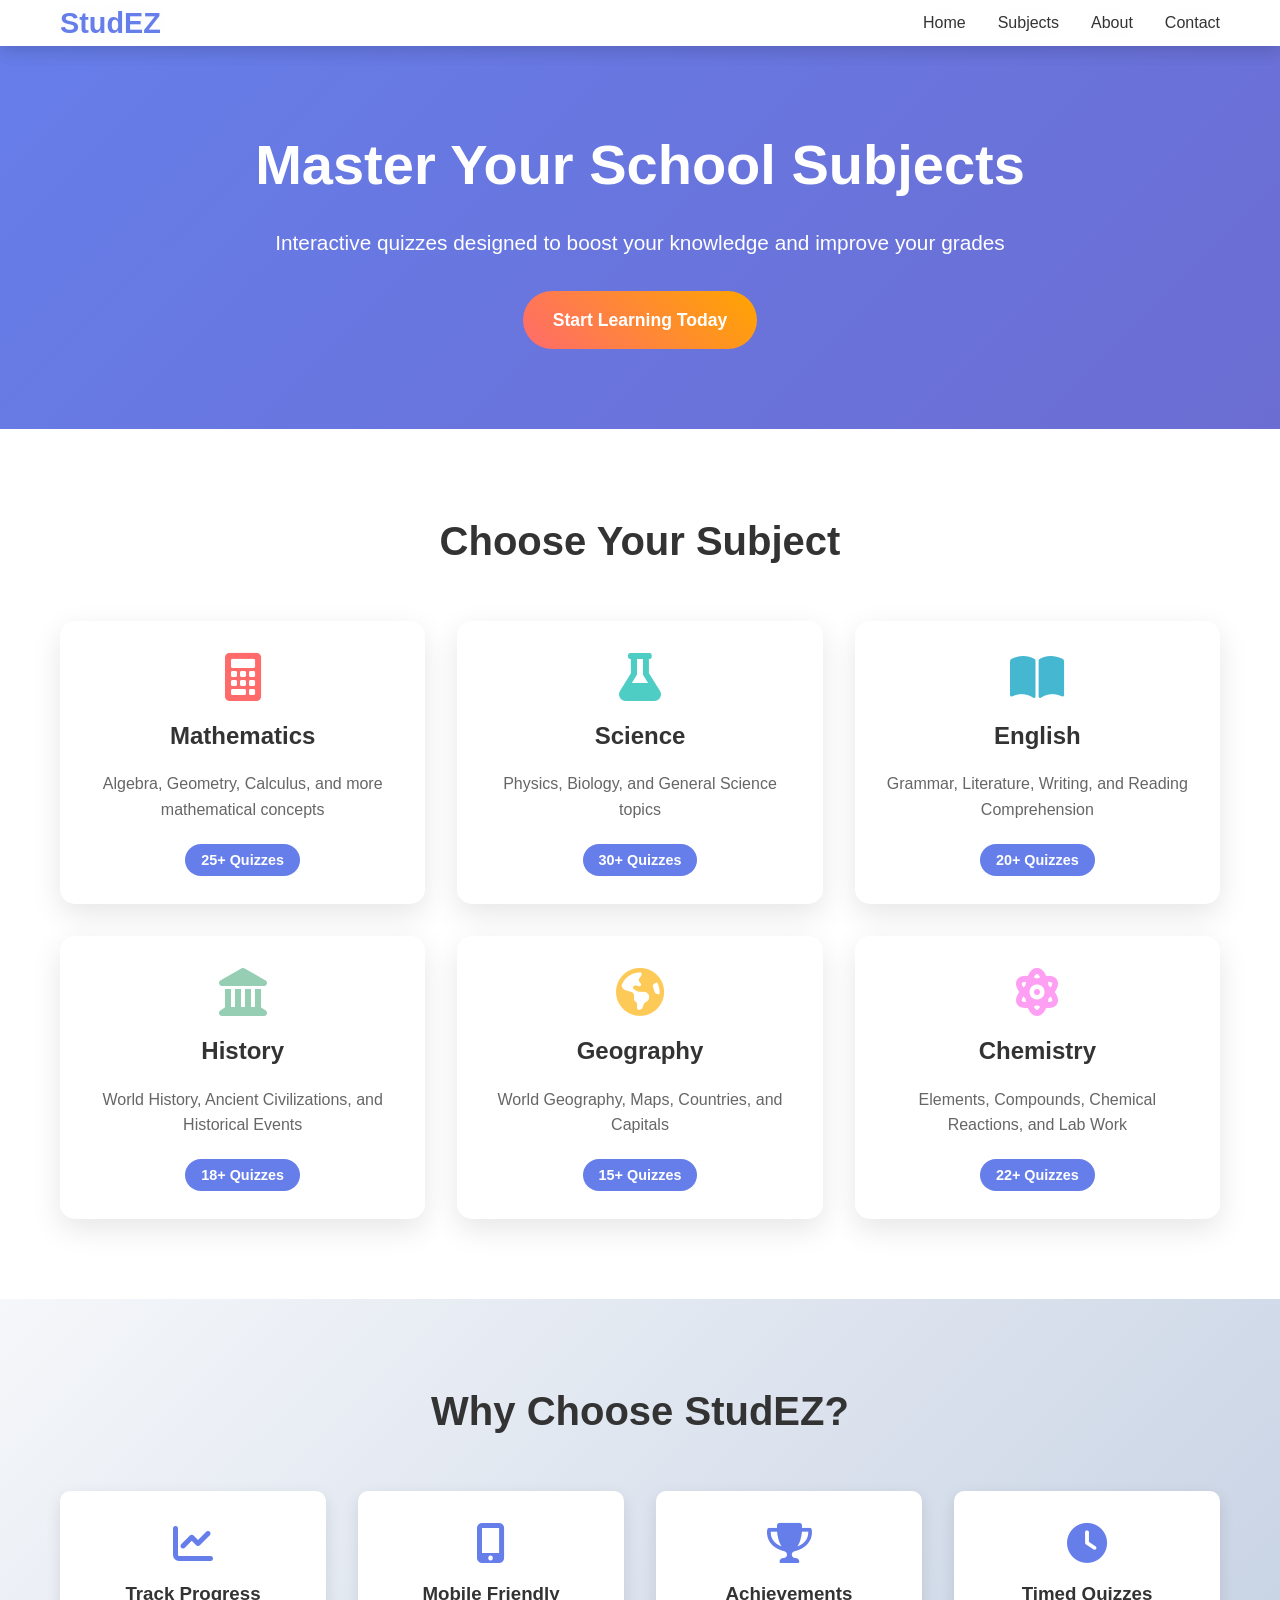
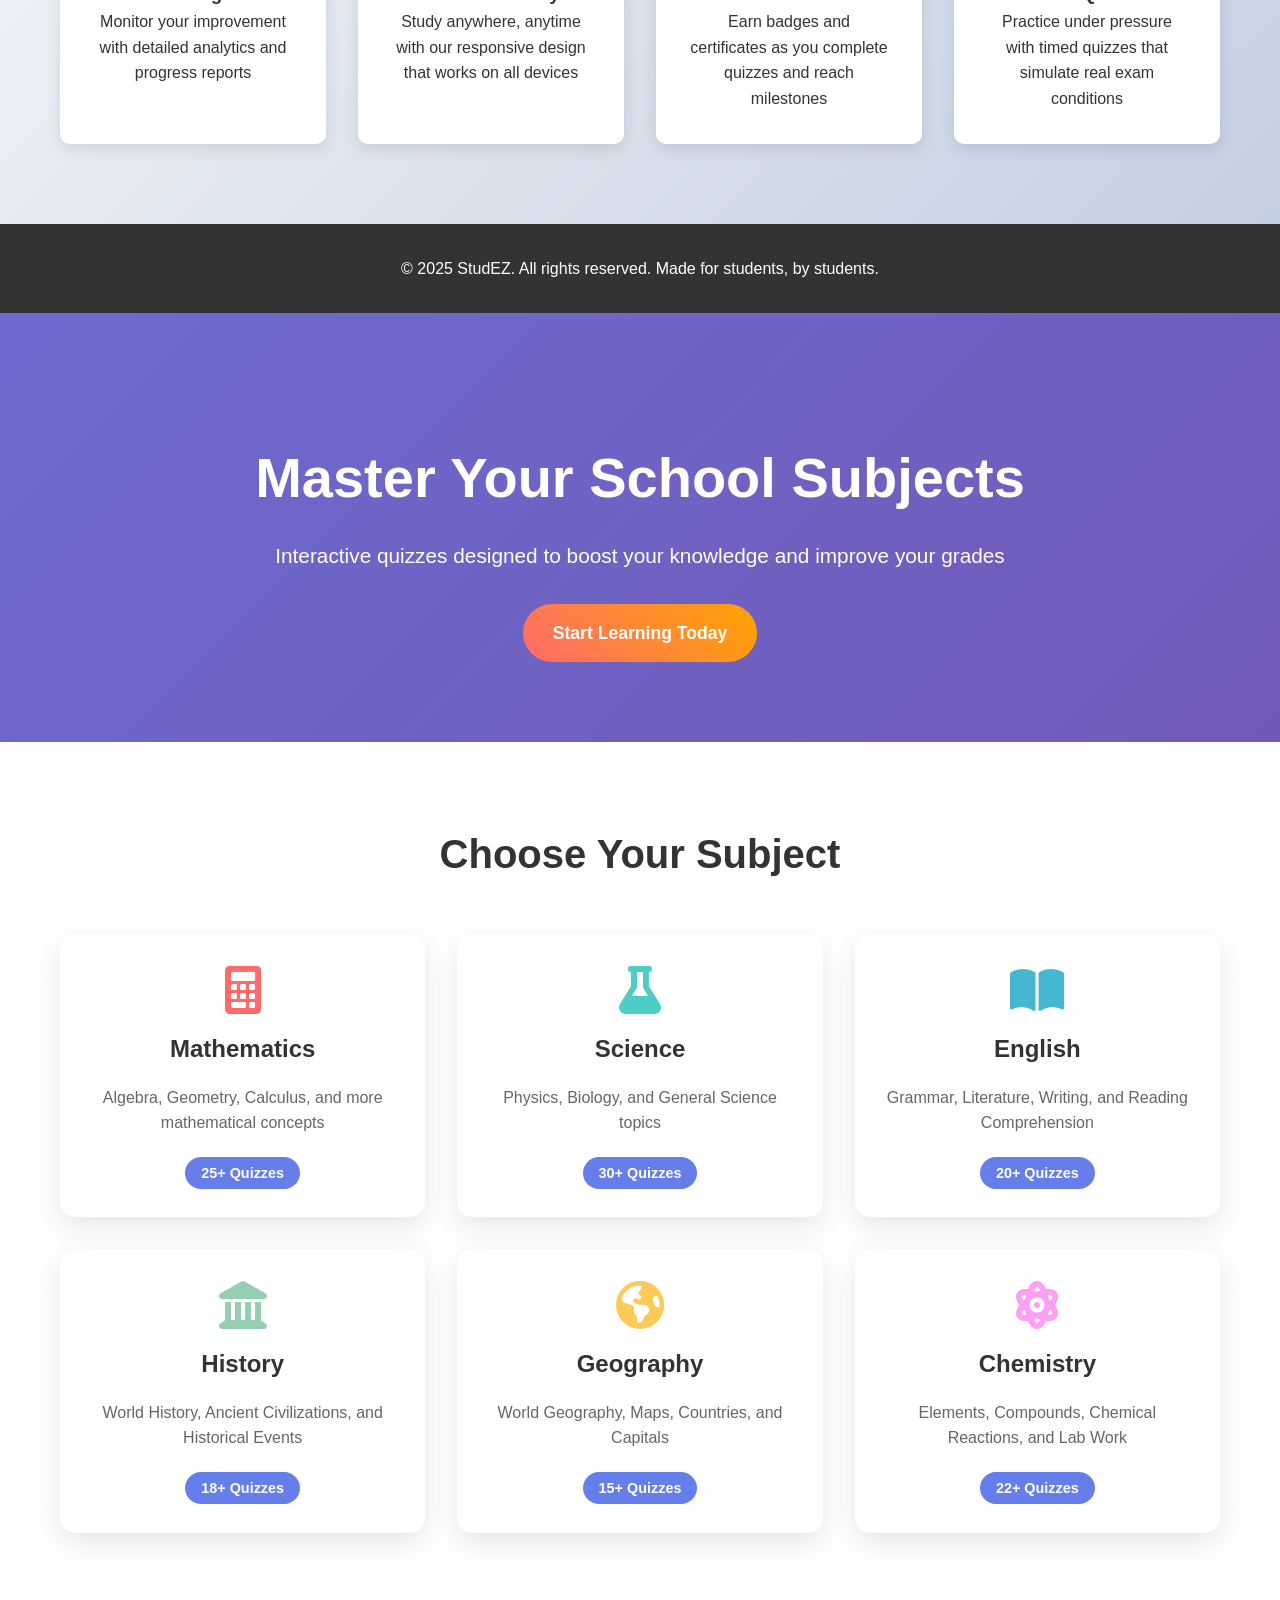
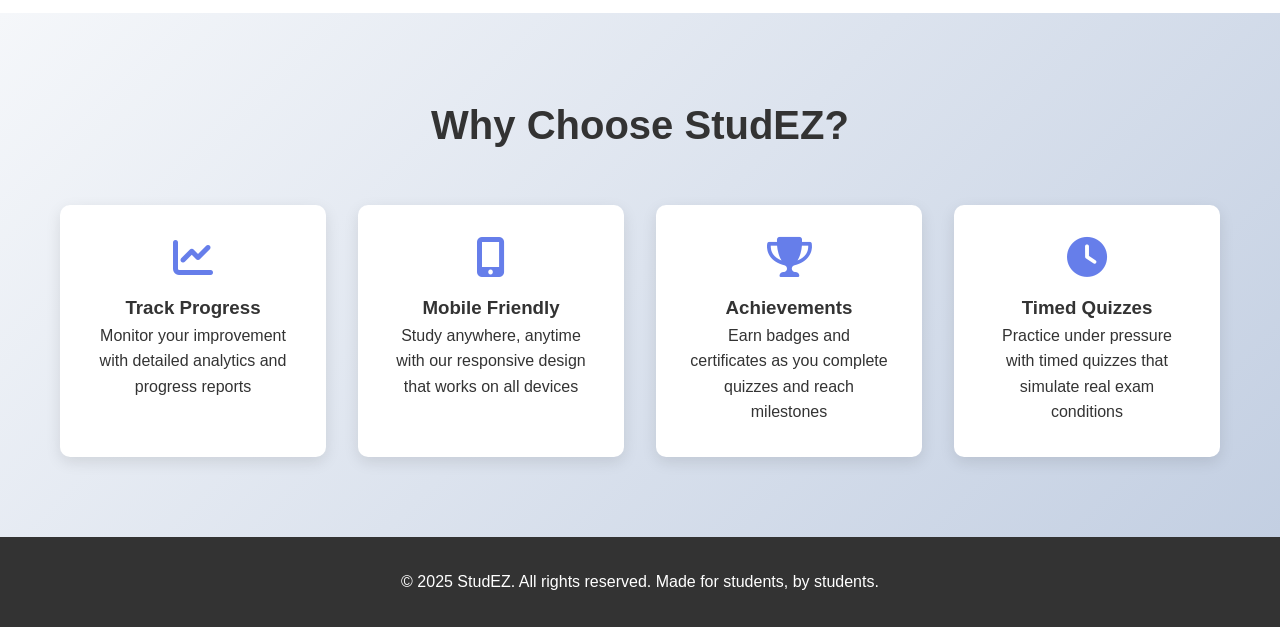
<file: index.html>
<!DOCTYPE html>
<html lang="en">
<head>
    <meta charset="UTF-8">
    <meta name="viewport" content="width=device-width, initial-scale=1.0">
    <title>StudEZ - Master Your School Subjects</title>
    <meta name="description" content="Interactive quizzes for all school subjects. Test your knowledge and improve your grades with StudEZ.">
    <link href="https://cdnjs.cloudflare.com/ajax/libs/font-awesome/6.0.0/css/all.min.css" rel="stylesheet">
    <link rel="stylesheet" href="style.css">
</head>
<body>
    <!-- Header -->
    <header>
        <nav class="container">
            <a href="#" class="logo">StudEZ</a>
            <ul class="nav-links">
                <li><a href="#home">Home</a></li>
                <li><a href="#subjects">Subjects</a></li>
                <li><a href="#about">About</a></li>
                <li><a href="#contact">Contact</a></li>
            </ul>
        </nav>
    </header>

    <!-- Hero Section -->
    <section class="hero" id="home">
        <div class="container">
            <h1>Master Your School Subjects</h1>
            <p>Interactive quizzes designed to boost your knowledge and improve your grades</p>
            <a href="#subjects" class="cta-button">Start Learning Today</a>
        </div>
    </section>

    <!-- Subjects Section -->
    <section class="subjects-section" id="subjects">
        <div class="container">
            <h2 class="section-title">Choose Your Subject</h2>
            <div class="subjects-grid">
                <div class="subject-card math" onclick="selectSubject('mathematics')">
                    <i class="fas fa-calculator subject-icon"></i>
                    <h3>Mathematics</h3>
                    <p>Algebra, Geometry, Calculus, and more mathematical concepts</p>
                    <span class="quiz-count">25+ Quizzes</span>
                </div>

                <div class="subject-card science" onclick="selectSubject('science')">
                    <i class="fas fa-flask subject-icon"></i>
                    <h3>Science</h3>
                    <p>Physics, Biology, and General Science topics</p>
                    <span class="quiz-count">30+ Quizzes</span>
                </div>

                <div class="subject-card english" onclick="selectSubject('english')">
                    <i class="fas fa-book-open subject-icon"></i>
                    <h3>English</h3>
                    <p>Grammar, Literature, Writing, and Reading Comprehension</p>
                    <span class="quiz-count">20+ Quizzes</span>
                </div>

                <div class="subject-card history" onclick="selectSubject('history')">
                    <i class="fas fa-landmark subject-icon"></i>
                    <h3>History</h3>
                    <p>World History, Ancient Civilizations, and Historical Events</p>
                    <span class="quiz-count">18+ Quizzes</span>
                </div>

                <div class="subject-card geography" onclick="selectSubject('geography')">
                    <i class="fas fa-globe-americas subject-icon"></i>
                    <h3>Geography</h3>
                    <p>World Geography, Maps, Countries, and Capitals</p>
                    <span class="quiz-count">15+ Quizzes</span>
                </div>

                <div class="subject-card chemistry" onclick="selectSubject('chemistry')">
                    <i class="fas fa-atom subject-icon"></i>
                    <h3>Chemistry</h3>
                    <p>Elements, Compounds, Chemical Reactions, and Lab Work</p>
                    <span class="quiz-count">22+ Quizzes</span>
                </div>
            </div>
        </div>
    </section>

    <!-- Features Section -->
    <section class="features-section">
        <div class="container">
            <h2 class="section-title">Why Choose StudEZ?</h2>
            <div class="features-grid">
                <div class="feature-card">
                    <i class="fas fa-chart-line feature-icon"></i>
                    <h3>Track Progress</h3>
                    <p>Monitor your improvement with detailed analytics and progress reports</p>
                </div>

                <div class="feature-card">
                    <i class="fas fa-mobile-alt feature-icon"></i>
                    <h3>Mobile Friendly</h3>
                    <p>Study anywhere, anytime with our responsive design that works on all devices</p>
                </div>

                <div class="feature-card">
                    <i class="fas fa-trophy feature-icon"></i>
                    <h3>Achievements</h3>
                    <p>Earn badges and certificates as you complete quizzes and reach milestones</p>
                </div>

                <div class="feature-card">
                    <i class="fas fa-clock feature-icon"></i>
                    <h3>Timed Quizzes</h3>
                    <p>Practice under pressure with timed quizzes that simulate real exam conditions</p>
                </div>
            </div>
        </div>
    </section>

    <!-- Footer -->
    <footer>
        <div class="container">
            <p>&copy; 2025 StudEZ. All rights reserved. Made for students, by students.</p>
        </div>
    </footer>

    <script src="script.js"></script>
</body>
</html>
<body>
    <!-- Header -->
    <header>
        <nav class="container">
            <a href="#" class="logo">StudEZ</a>
            <ul class="nav-links">
                <li><a href="#home">Home</a></li>
                <li><a href="#subjects">Subjects</a></li>
                <li><a href="#about">About</a></li>
                <li><a href="#contact">Contact</a></li>
            </ul>
        </nav>
    </header>

    <!-- Hero Section -->
    <section class="hero" id="home">
        <div class="container">
            <h1>Master Your School Subjects</h1>
            <p>Interactive quizzes designed to boost your knowledge and improve your grades</p>
            <a href="#subjects" class="cta-button">Start Learning Today</a>
        </div>
    </section>

    <!-- Subjects Section -->
    <section class="subjects-section" id="subjects">
        <div class="container">
            <h2 class="section-title">Choose Your Subject</h2>
            <div class="subjects-grid">
                <div class="subject-card math" onclick="selectSubject('mathematics')">
                    <i class="fas fa-calculator subject-icon"></i>
                    <h3>Mathematics</h3>
                    <p>Algebra, Geometry, Calculus, and more mathematical concepts</p>
                    <span class="quiz-count">25+ Quizzes</span>
                </div>

                <div class="subject-card science" onclick="selectSubject('science')">
                    <i class="fas fa-flask subject-icon"></i>
                    <h3>Science</h3>
                    <p>Physics, Biology, and General Science topics</p>
                    <span class="quiz-count">30+ Quizzes</span>
                </div>

                <div class="subject-card english" onclick="selectSubject('english')">
                    <i class="fas fa-book-open subject-icon"></i>
                    <h3>English</h3>
                    <p>Grammar, Literature, Writing, and Reading Comprehension</p>
                    <span class="quiz-count">20+ Quizzes</span>
                </div>

                <div class="subject-card history" onclick="selectSubject('history')">
                    <i class="fas fa-landmark subject-icon"></i>
                    <h3>History</h3>
                    <p>World History, Ancient Civilizations, and Historical Events</p>
                    <span class="quiz-count">18+ Quizzes</span>
                </div>

                <div class="subject-card geography" onclick="selectSubject('geography')">
                    <i class="fas fa-globe-americas subject-icon"></i>
                    <h3>Geography</h3>
                    <p>World Geography, Maps, Countries, and Capitals</p>
                    <span class="quiz-count">15+ Quizzes</span>
                </div>

                <div class="subject-card chemistry" onclick="selectSubject('chemistry')">
                    <i class="fas fa-atom subject-icon"></i>
                    <h3>Chemistry</h3>
                    <p>Elements, Compounds, Chemical Reactions, and Lab Work</p>
                    <span class="quiz-count">22+ Quizzes</span>
                </div>
            </div>
        </div>
    </section>

    <!-- Features Section -->
    <section class="features-section">
        <div class="container">
            <h2 class="section-title">Why Choose StudEZ?</h2>
            <div class="features-grid">
                <div class="feature-card">
                    <i class="fas fa-chart-line feature-icon"></i>
                    <h3>Track Progress</h3>
                    <p>Monitor your improvement with detailed analytics and progress reports</p>
                </div>

                <div class="feature-card">
                    <i class="fas fa-mobile-alt feature-icon"></i>
                    <h3>Mobile Friendly</h3>
                    <p>Study anywhere, anytime with our responsive design that works on all devices</p>
                </div>

                <div class="feature-card">
                    <i class="fas fa-trophy feature-icon"></i>
                    <h3>Achievements</h3>
                    <p>Earn badges and certificates as you complete quizzes and reach milestones</p>
                </div>

                <div class="feature-card">
                    <i class="fas fa-clock feature-icon"></i>
                    <h3>Timed Quizzes</h3>
                    <p>Practice under pressure with timed quizzes that simulate real exam conditions</p>
                </div>
            </div>
        </div>
    </section>

    <!-- Footer -->
    <footer>
        <div class="container">
            <p>&copy; 2025 StudEZ. All rights reserved. Made for students, by students.</p>
        </div>
    </footer>

    <script src="script.js"></script>
</body>
</html>
</file>
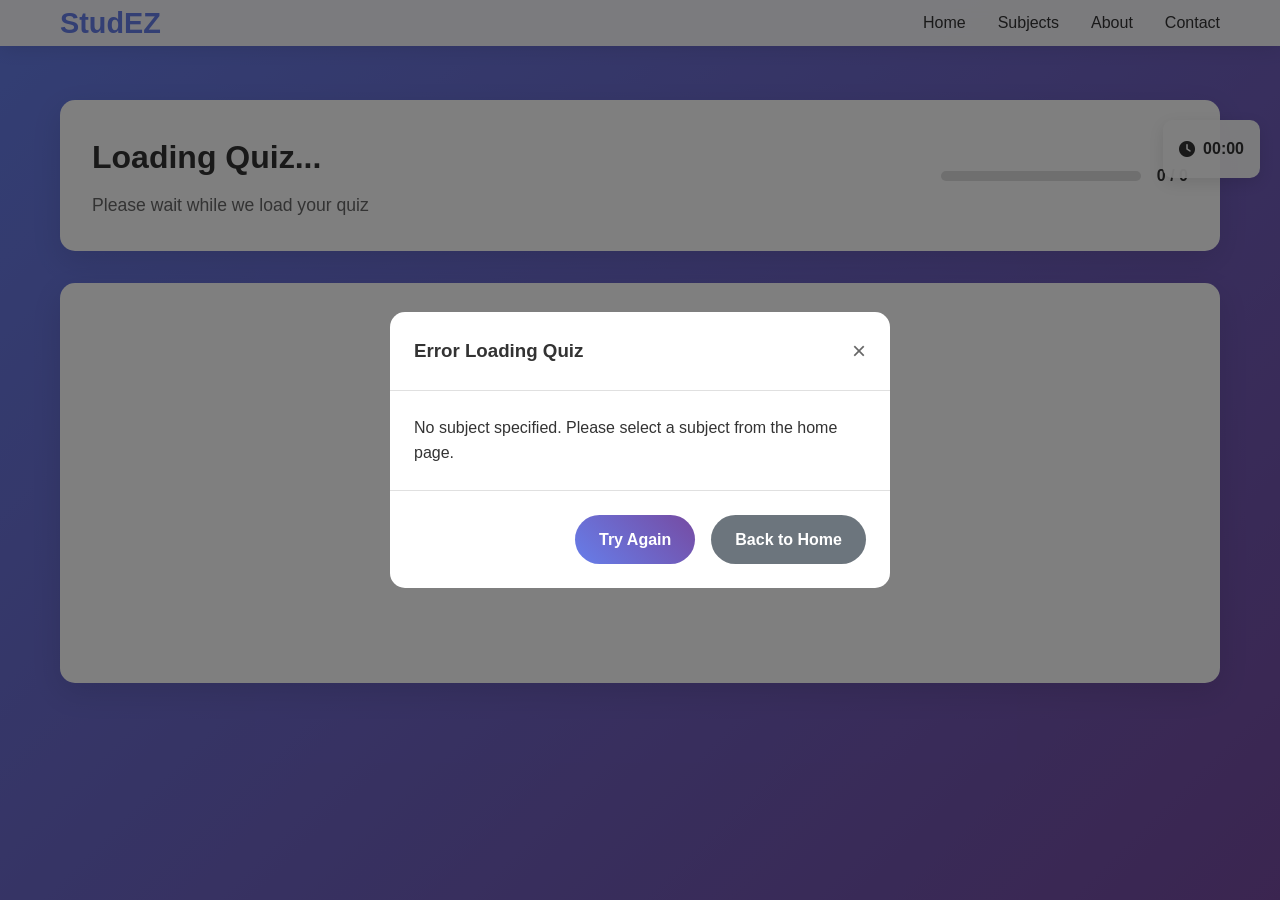
<file: quiz.html>
<!DOCTYPE html>
<html lang="en">
<head>
    <meta charset="UTF-8">
    <meta name="viewport" content="width=device-width, initial-scale=1.0">
    <title>StudEZ Quiz</title>
    <meta name="description" content="Interactive quiz interface for StudEZ learning platform">
    <link href="https://cdnjs.cloudflare.com/ajax/libs/font-awesome/6.0.0/css/all.min.css" rel="stylesheet">
    <link rel="stylesheet" href="style.css">
    <link rel="stylesheet" href="quiz.css">
</head>
<body>
    <!-- Header -->
    <header>
        <nav class="container">
            <a href="index.html" class="logo">StudEZ</a>
            <ul class="nav-links">
                <li><a href="index.html">Home</a></li>
                <li><a href="index.html#subjects">Subjects</a></li>
                <li><a href="#about">About</a></li>
                <li><a href="#contact">Contact</a></li>
            </ul>
        </nav>
    </header>

    <!-- Quiz Container -->
    <main class="quiz-main">
        <div class="container">
            <!-- Quiz Header -->
            <div class="quiz-header">
                <div class="quiz-info">
                    <h1 id="quiz-title">Loading Quiz...</h1>
                    <p id="quiz-description">Please wait while we load your quiz</p>
                </div>
                <div class="quiz-progress">
                    <div class="progress-bar">
                        <div class="progress-fill" id="progress-fill"></div>
                    </div>
                    <span class="progress-text" id="progress-text">0 / 0</span>
                </div>
            </div>

            <!-- Quiz Content -->
            <div class="quiz-content" id="quiz-content">
                <!-- Loading State -->
                <div class="loading-state" id="loading-state">
                    <i class="fas fa-spinner fa-spin loading-icon"></i>
                    <p>Loading your quiz...</p>
                </div>

                <!-- Question Container -->
                <div class="question-container" id="question-container" style="display: none;">
                    <div class="question-header">
                        <span class="question-number" id="question-number">Question 1</span>
                        <span class="difficulty-badge" id="difficulty-badge">Easy</span>
                    </div>
                    <h2 class="question-text" id="question-text">Question will appear here</h2>
                    <div class="options-container" id="options-container">
                        <!-- Options will be dynamically generated -->
                    </div>
                    <div class="question-actions">
                        <button class="btn btn-secondary" id="prev-btn" onclick="previousQuestion()" disabled>
                            <i class="fas fa-arrow-left"></i> Previous
                        </button>
                        <button class="btn btn-primary" id="next-btn" onclick="nextQuestion()" disabled>
                            Next <i class="fas fa-arrow-right"></i>
                        </button>
                    </div>
                </div>

                <!-- Results Container -->
                <div class="results-container" id="results-container" style="display: none;">
                    <div class="results-header">
                        <i class="fas fa-trophy results-icon"></i>
                        <h2>Quiz Complete!</h2>
                    </div>
                    <div class="score-display">
                        <div class="score-circle">
                            <span class="score-number" id="final-score">0</span>
                            <span class="score-total" id="score-total">/ 0</span>
                        </div>
                        <div class="score-percentage" id="score-percentage">0%</div>
                    </div>
                    <div class="results-details">
                        <div class="result-item">
                            <i class="fas fa-check-circle correct-icon"></i>
                            <span>Correct: <span id="correct-count">0</span></span>
                        </div>
                        <div class="result-item">
                            <i class="fas fa-times-circle incorrect-icon"></i>
                            <span>Incorrect: <span id="incorrect-count">0</span></span>
                        </div>
                        <div class="result-item">
                            <i class="fas fa-clock time-icon"></i>
                            <span>Time: <span id="total-time">0:00</span></span>
                        </div>
                    </div>
                    <div class="results-actions">
                        <button class="btn btn-primary" onclick="reviewAnswers()">
                            <i class="fas fa-eye"></i> Review Answers
                        </button>
                        <button class="btn btn-secondary" onclick="retakeQuiz()">
                            <i class="fas fa-redo"></i> Retake Quiz
                        </button>
                        <a href="index.html" class="btn btn-outline">
                            <i class="fas fa-home"></i> Back to Home
                        </a>
                    </div>
                </div>

                <!-- Review Container -->
                <div class="review-container" id="review-container" style="display: none;">
                    <div class="review-header">
                        <h2>Review Your Answers</h2>
                        <button class="btn btn-secondary" onclick="showResults()">
                            <i class="fas fa-arrow-left"></i> Back to Results
                        </button>
                    </div>
                    <div class="review-questions" id="review-questions">
                        <!-- Review questions will be generated here -->
                    </div>
                </div>
            </div>
        </div>
    </main>

    <!-- Timer Display -->
    <div class="timer-display" id="timer-display">
        <i class="fas fa-clock"></i>
        <span id="timer-text">00:00</span>
    </div>

    <!-- Error Modal -->
    <div class="modal" id="error-modal" style="display: none;">
        <div class="modal-content">
            <div class="modal-header">
                <h3>Error Loading Quiz</h3>
                <button class="modal-close" onclick="closeErrorModal()">&times;</button>
            </div>
            <div class="modal-body">
                <p id="error-message">There was an error loading the quiz. Please try again.</p>
            </div>
            <div class="modal-footer">
                <button class="btn btn-primary" onclick="retryLoadQuiz()">Try Again</button>
                <a href="index.html" class="btn btn-secondary">Back to Home</a>
            </div>
        </div>
    </div>

    <script src="quiz.js"></script>
</body>
</html>
</file>
<file: style.css>
* {
    margin: 0;
    padding: 0;
    box-sizing: border-box;
}

body {
    font-family: 'Segoe UI', Tahoma, Geneva, Verdana, sans-serif;
    line-height: 1.6;
    color: #333;
    background: linear-gradient(135deg, #667eea 0%, #764ba2 100%);
    min-height: 100vh;
}

.container {
    max-width: 1200px;
    margin: 0 auto;
    padding: 0 20px;
}

/* Header */
header {
    background: rgba(255, 255, 255, 0.95);
    backdrop-filter: blur(10px);
    box-shadow: 0 2px 20px rgba(0, 0, 0, 0.1);
    position: fixed;
    width: 100%;
    top: 0;
    z-index: 1000;
}

nav {
    display: flex;
    justify-content: space-between;
    align-items: center;
    padding: 1rem 0;
}

.logo {
    font-size: 1.8rem;
    font-weight: bold;
    color: #667eea;
    text-decoration: none;
}

.nav-links {
    display: flex;
    list-style: none;
    gap: 2rem;
}

.nav-links a {
    text-decoration: none;
    color: #333;
    font-weight: 500;
    transition: color 0.3s ease;
}

.nav-links a:hover {
    color: #667eea;
}

/* Hero Section */
.hero {
    text-align: center;
    padding: 120px 0 80px;
    color: white;
}

.hero h1 {
    font-size: 3.5rem;
    margin-bottom: 1rem;
    opacity: 0;
    animation: fadeInUp 1s ease forwards;
}

.hero p {
    font-size: 1.3rem;
    margin-bottom: 2rem;
    opacity: 0;
    animation: fadeInUp 1s ease 0.3s forwards;
}

.cta-button {
    display: inline-block;
    background: linear-gradient(45deg, #ff6b6b, #ffa500);
    color: white;
    padding: 15px 30px;
    text-decoration: none;
    border-radius: 50px;
    font-weight: bold;
    font-size: 1.1rem;
    transition: transform 0.3s ease, box-shadow 0.3s ease;
    opacity: 0;
    animation: fadeInUp 1s ease 0.6s forwards;
}

.cta-button:hover {
    transform: translateY(-3px);
    box-shadow: 0 10px 25px rgba(0, 0, 0, 0.3);
}

/* Subjects Grid */
.subjects-section {
    padding: 80px 0;
    background: white;
}

.section-title {
    text-align: center;
    font-size: 2.5rem;
    margin-bottom: 3rem;
    color: #333;
}

.subjects-grid {
    display: grid;
    grid-template-columns: repeat(auto-fit, minmax(300px, 1fr));
    gap: 2rem;
    margin-top: 2rem;
}

.subject-card {
    background: white;
    border-radius: 15px;
    padding: 2rem;
    text-align: center;
    box-shadow: 0 10px 30px rgba(0, 0, 0, 0.1);
    transition: transform 0.3s ease, box-shadow 0.3s ease;
    cursor: pointer;
    position: relative;
    overflow: hidden;
}

.subject-card::before {
    content: '';
    position: absolute;
    top: 0;
    left: -100%;
    width: 100%;
    height: 100%;
    background: linear-gradient(90deg, transparent, rgba(255, 255, 255, 0.2), transparent);
    transition: left 0.5s ease;
}

.subject-card:hover::before {
    left: 100%;
}

.subject-card:hover {
    transform: translateY(-10px);
    box-shadow: 0 20px 40px rgba(0, 0, 0, 0.15);
}

.subject-icon {
    font-size: 3rem;
    margin-bottom: 1rem;
}

.subject-card h3 {
    font-size: 1.5rem;
    margin-bottom: 1rem;
    color: #333;
}

.subject-card p {
    color: #666;
    margin-bottom: 1.5rem;
}

.quiz-count {
    background: #667eea;
    color: white;
    padding: 0.5rem 1rem;
    border-radius: 20px;
    font-size: 0.9rem;
    font-weight: bold;
}

/* Subject-specific colors */
.math { --color: #ff6b6b; }
.science { --color: #4ecdc4; }
.english { --color: #45b7d1; }
.history { --color: #96ceb4; }
.geography { --color: #feca57; }
.chemistry { --color: #ff9ff3; }

.subject-card .subject-icon {
    color: var(--color);
}

/* Features Section */
.features-section {
    padding: 80px 0;
    background: linear-gradient(135deg, #f5f7fa 0%, #c3cfe2 100%);
}

.features-grid {
    display: grid;
    grid-template-columns: repeat(auto-fit, minmax(250px, 1fr));
    gap: 2rem;
    margin-top: 3rem;
}

.feature-card {
    background: white;
    padding: 2rem;
    border-radius: 10px;
    text-align: center;
    box-shadow: 0 5px 15px rgba(0, 0, 0, 0.1);
}

.feature-icon {
    font-size: 2.5rem;
    color: #667eea;
    margin-bottom: 1rem;
}

/* Footer */
footer {
    background: #333;
    color: white;
    text-align: center;
    padding: 2rem 0;
}

/* Animations */
@keyframes fadeInUp {
    from {
        opacity: 0;
        transform: translateY(30px);
    }
    to {
        opacity: 1;
        transform: translateY(0);
    }
}

/* Responsive Design */
@media (max-width: 768px) {
    .nav-links {
        display: none;
    }

    .hero h1 {
        font-size: 2.5rem;
    }

    .hero p {
        font-size: 1.1rem;
    }

    .subjects-grid {
        grid-template-columns: 1fr;
    }

    .section-title {
        font-size: 2rem;
    }
}

@media (max-width: 480px) {
    .container {
        padding: 0 15px;
    }

    .hero {
        padding: 100px 0 60px;
    }

    .hero h1 {
        font-size: 2rem;
    }

    .subject-card {
        padding: 1.5rem;
    }
}
</file>
<file: quiz.css>
/* Quiz Page Specific Styles */

.quiz-main {
    padding-top: 100px;
    min-height: 100vh;
    background: linear-gradient(135deg, #667eea 0%, #764ba2 100%);
}

/* Quiz Header */
.quiz-header {
    background: white;
    border-radius: 15px;
    padding: 2rem;
    margin-bottom: 2rem;
    box-shadow: 0 10px 30px rgba(0, 0, 0, 0.1);
    display: flex;
    justify-content: space-between;
    align-items: center;
    flex-wrap: wrap;
    gap: 1rem;
}

.quiz-info h1 {
    font-size: 2rem;
    color: #333;
    margin-bottom: 0.5rem;
}

.quiz-info p {
    color: #666;
    font-size: 1.1rem;
}

/* Progress Bar */
.quiz-progress {
    display: flex;
    align-items: center;
    gap: 1rem;
}

.progress-bar {
    width: 200px;
    height: 10px;
    background: #e0e0e0;
    border-radius: 5px;
    overflow: hidden;
}

.progress-fill {
    height: 100%;
    background: linear-gradient(45deg, #667eea, #764ba2);
    width: 0%;
    transition: width 0.3s ease;
}

.progress-text {
    font-weight: bold;
    color: #333;
    white-space: nowrap;
}

/* Quiz Content */
.quiz-content {
    background: white;
    border-radius: 15px;
    padding: 2rem;
    box-shadow: 0 10px 30px rgba(0, 0, 0, 0.1);
    min-height: 400px;
}

/* Loading State */
.loading-state {
    text-align: center;
    padding: 4rem 2rem;
}

.loading-icon {
    font-size: 3rem;
    color: #667eea;
    margin-bottom: 1rem;
}

.loading-state p {
    font-size: 1.2rem;
    color: #666;
}

/* Question Container */
.question-container {
    animation: fadeInUp 0.5s ease;
}

.question-header {
    display: flex;
    justify-content: space-between;
    align-items: center;
    margin-bottom: 2rem;
}

.question-number {
    font-size: 1.2rem;
    font-weight: bold;
    color: #667eea;
}

.difficulty-badge {
    padding: 0.5rem 1rem;
    border-radius: 20px;
    font-size: 0.9rem;
    font-weight: bold;
    text-transform: uppercase;
}

.difficulty-badge.easy {
    background: #d4edda;
    color: #155724;
}

.difficulty-badge.medium {
    background: #fff3cd;
    color: #856404;
}

.difficulty-badge.hard {
    background: #f8d7da;
    color: #721c24;
}

.question-text {
    font-size: 1.5rem;
    color: #333;
    margin-bottom: 2rem;
    line-height: 1.4;
}

/* Options Container */
.options-container {
    margin-bottom: 2rem;
}

.option {
    display: flex;
    align-items: center;
    padding: 1rem;
    margin-bottom: 1rem;
    border: 2px solid #e0e0e0;
    border-radius: 10px;
    cursor: pointer;
    transition: all 0.3s ease;
    background: #f8f9fa;
}

.option:hover {
    border-color: #667eea;
    background: #f0f7ff;
}

.option.selected {
    border-color: #667eea;
    background: linear-gradient(45deg, #667eea, #764ba2);
    color: white;
}

.option.correct {
    border-color: #28a745;
    background: #d4edda;
    color: #155724;
}

.option.incorrect {
    border-color: #dc3545;
    background: #f8d7da;
    color: #721c24;
}

.option-letter {
    display: flex;
    align-items: center;
    justify-content: center;
    width: 40px;
    height: 40px;
    border-radius: 50%;
    background: #667eea;
    color: white;
    font-weight: bold;
    margin-right: 1rem;
    flex-shrink: 0;
}

.option.selected .option-letter {
    background: white;
    color: #667eea;
}

.option.correct .option-letter {
    background: #28a745;
    color: white;
}

.option.incorrect .option-letter {
    background: #dc3545;
    color: white;
}

.option-text {
    flex: 1;
    font-size: 1.1rem;
}

/* Question Actions */
.question-actions {
    display: flex;
    justify-content: space-between;
    align-items: center;
}

/* Buttons */
.btn {
    padding: 12px 24px;
    border: none;
    border-radius: 25px;
    font-weight: bold;
    cursor: pointer;
    transition: all 0.3s ease;
    text-decoration: none;
    display: inline-flex;
    align-items: center;
    gap: 0.5rem;
    font-size: 1rem;
}

.btn:disabled {
    opacity: 0.5;
    cursor: not-allowed;
}

.btn-primary {
    background: linear-gradient(45deg, #667eea, #764ba2);
    color: white;
}

.btn-primary:hover:not(:disabled) {
    transform: translateY(-2px);
    box-shadow: 0 5px 15px rgba(102, 126, 234, 0.4);
}

.btn-secondary {
    background: #6c757d;
    color: white;
}

.btn-secondary:hover:not(:disabled) {
    background: #5a6268;
    transform: translateY(-2px);
}

.btn-outline {
    background: transparent;
    color: #667eea;
    border: 2px solid #667eea;
}

.btn-outline:hover {
    background: #667eea;
    color: white;
}

/* Results Container */
.results-container {
    text-align: center;
    padding: 2rem;
    animation: fadeInUp 0.5s ease;
}

.results-header {
    margin-bottom: 2rem;
}

.results-icon {
    font-size: 4rem;
    color: #ffd700;
    margin-bottom: 1rem;
}

.results-header h2 {
    font-size: 2.5rem;
    color: #333;
}

/* Score Display */
.score-display {
    margin-bottom: 2rem;
}

.score-circle {
    display: inline-block;
    width: 150px;
    height: 150px;
    border-radius: 50%;
    background: linear-gradient(45deg, #667eea, #764ba2);
    display: flex;
    flex-direction: column;
    align-items: center;
    justify-content: center;
    margin-bottom: 1rem;
    color: white;
}

.score-number {
    font-size: 3rem;
    font-weight: bold;
}

.score-total {
    font-size: 1.2rem;
    opacity: 0.9;
}

.score-percentage {
    font-size: 2rem;
    font-weight: bold;
    color: #667eea;
}

/* Results Details */
.results-details {
    display: flex;
    justify-content: center;
    gap: 2rem;
    margin-bottom: 2rem;
    flex-wrap: wrap;
}

.result-item {
    display: flex;
    align-items: center;
    gap: 0.5rem;
    font-size: 1.1rem;
}

.correct-icon {
    color: #28a745;
}

.incorrect-icon {
    color: #dc3545;
}

.time-icon {
    color: #667eea;
}

/* Results Actions */
.results-actions {
    display: flex;
    justify-content: center;
    gap: 1rem;
    flex-wrap: wrap;
}

/* Review Container */
.review-container {
    animation: fadeInUp 0.5s ease;
}

.review-header {
    display: flex;
    justify-content: space-between;
    align-items: center;
    margin-bottom: 2rem;
    padding-bottom: 1rem;
    border-bottom: 2px solid #e0e0e0;
}

.review-header h2 {
    color: #333;
}

.review-question {
    margin-bottom: 2rem;
    padding: 1.5rem;
    border: 1px solid #e0e0e0;
    border-radius: 10px;
    background: #f8f9fa;
}

.review-question-header {
    display: flex;
    justify-content: space-between;
    align-items: center;
    margin-bottom: 1rem;
}

.review-question-text {
    font-size: 1.2rem;
    font-weight: bold;
    color: #333;
    margin-bottom: 1rem;
}

.review-options {
    margin-bottom: 1rem;
}

.review-explanation {
    background: #e7f3ff;
    padding: 1rem;
    border-radius: 8px;
    border-left: 4px solid #667eea;
}

.review-explanation h4 {
    color: #667eea;
    margin-bottom: 0.5rem;
}

/* Timer Display */
.timer-display {
    position: fixed;
    top: 120px;
    right: 20px;
    background: rgba(255, 255, 255, 0.95);
    padding: 1rem;
    border-radius: 10px;
    box-shadow: 0 5px 15px rgba(0, 0, 0, 0.1);
    display: flex;
    align-items: center;
    gap: 0.5rem;
    font-weight: bold;
    color: #333;
    z-index: 100;
}

/* Modal */
.modal {
    position: fixed;
    top: 0;
    left: 0;
    width: 100%;
    height: 100%;
    background: rgba(0, 0, 0, 0.5);
    display: flex;
    align-items: center;
    justify-content: center;
    z-index: 1000;
}

.modal-content {
    background: white;
    border-radius: 15px;
    max-width: 500px;
    width: 90%;
    max-height: 90%;
    overflow-y: auto;
}

.modal-header {
    display: flex;
    justify-content: space-between;
    align-items: center;
    padding: 1.5rem;
    border-bottom: 1px solid #e0e0e0;
}

.modal-header h3 {
    color: #333;
    margin: 0;
}

.modal-close {
    background: none;
    border: none;
    font-size: 1.5rem;
    cursor: pointer;
    color: #666;
}

.modal-body {
    padding: 1.5rem;
}

.modal-footer {
    padding: 1.5rem;
    border-top: 1px solid #e0e0e0;
    display: flex;
    gap: 1rem;
    justify-content: flex-end;
}

/* Animations */
@keyframes fadeInUp {
    from {
        opacity: 0;
        transform: translateY(30px);
    }
    to {
        opacity: 1;
        transform: translateY(0);
    }
}

/* Responsive Design */
@media (max-width: 768px) {
    .quiz-header {
        flex-direction: column;
        text-align: center;
    }

    .quiz-progress {
        width: 100%;
        justify-content: center;
    }

    .progress-bar {
        flex: 1;
        max-width: 300px;
    }

    .question-actions {
        flex-direction: column;
        gap: 1rem;
    }

    .btn {
        width: 100%;
        justify-content: center;
    }

    .results-details {
        flex-direction: column;
        align-items: center;
    }

    .results-actions {
        flex-direction: column;
    }

    .review-header {
        flex-direction: column;
        gap: 1rem;
        text-align: center;
    }

    .timer-display {
        position: static;
        margin-bottom: 1rem;
        justify-content: center;
    }
}

@media (max-width: 480px) {
    .quiz-content {
        padding: 1rem;
    }

    .question-text {
        font-size: 1.2rem;
    }

    .option {
        padding: 0.75rem;
    }

    .option-text {
        font-size: 1rem;
    }

    .score-circle {
        width: 120px;
        height: 120px;
    }

    .score-number {
        font-size: 2.5rem;
    }
}
</file>
